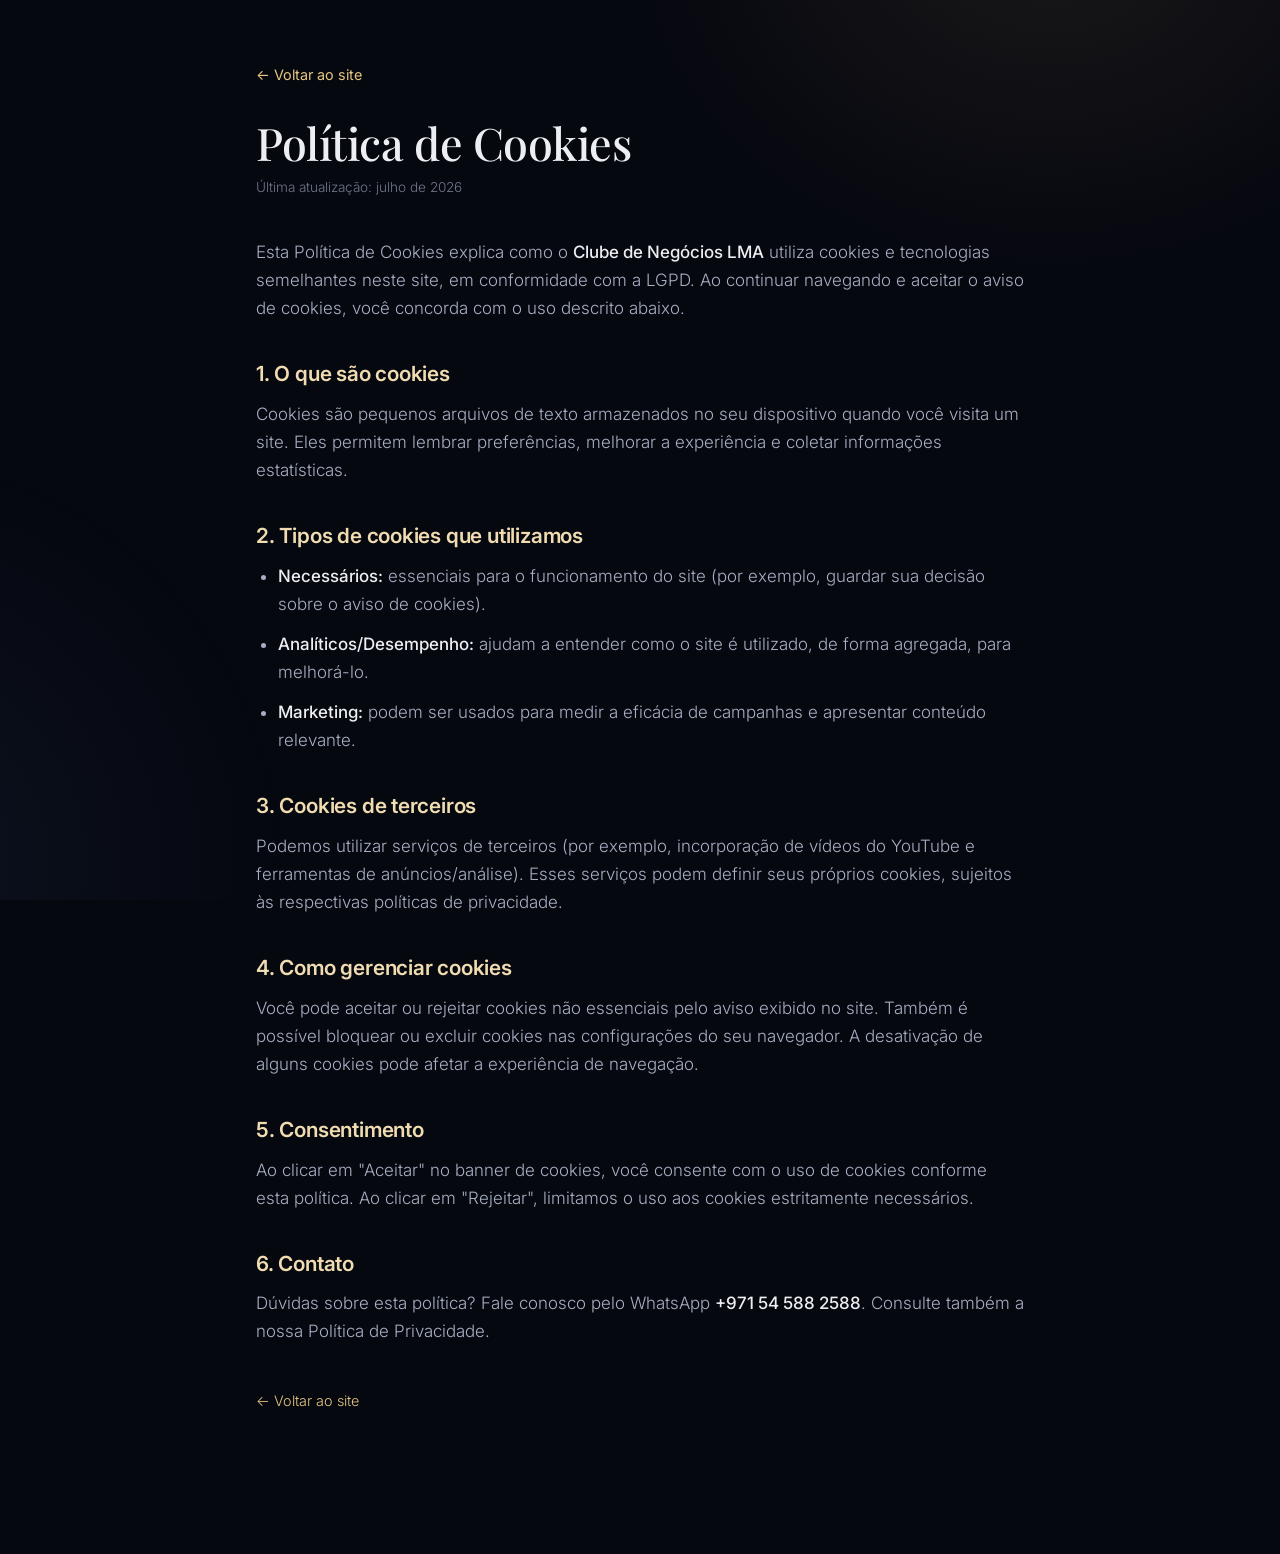
<file: cookies.html>
<!DOCTYPE html>
<html lang="pt-BR">
<head>
<!-- Google Tag Manager -->
<script>(function(w,d,s,l,i){w[l]=w[l]||[];w[l].push({'gtm.start':
new Date().getTime(),event:'gtm.js'});var f=d.getElementsByTagName(s)[0],
j=d.createElement(s),dl=l!='dataLayer'?'&l='+l:'';j.async=true;j.src=
'https://www.googletagmanager.com/gtm.js?id='+i+dl;f.parentNode.insertBefore(j,f);
})(window,document,'script','dataLayer','GTM-NZKVL77R');</script>
<!-- End Google Tag Manager -->
<meta charset="UTF-8">
<meta name="viewport" content="width=device-width, initial-scale=1.0">
<title>Política de Cookies | Clube de Negócios LMA</title>
<meta name="description" content="Política de Cookies do Clube de Negócios LMA: o que são cookies, quais utilizamos e como gerenciar suas preferências.">
<meta name="robots" content="index, follow">
<link rel="canonical" href="https://abrasuaempresaemdubai.com/cookies.html">
<link rel="icon" href="assets/favicon-logo.svg">
<link rel="preconnect" href="https://fonts.googleapis.com">
<link rel="preconnect" href="https://fonts.gstatic.com" crossorigin>
<link href="https://fonts.googleapis.com/css2?family=Inter:wght@300;400;500;600&family=Playfair+Display:wght@500&display=swap" rel="stylesheet">
<link rel="stylesheet" href="styles.css?v=14">
</head>
<body>
<!-- Google Tag Manager (noscript) -->
<noscript><iframe src="https://www.googletagmanager.com/ns.html?id=GTM-NZKVL77R"
height="0" width="0" style="display:none;visibility:hidden"></iframe></noscript>
<!-- End Google Tag Manager (noscript) -->
<main class="legal">
  <a class="back" href="index.html">← Voltar ao site</a>
  <h1>Política de Cookies</h1>
  <p class="updated">Última atualização: julho de 2026</p>

  <p>Esta Política de Cookies explica como o <strong>Clube de Negócios LMA</strong> utiliza cookies e tecnologias semelhantes neste site, em conformidade com a LGPD. Ao continuar navegando e aceitar o aviso de cookies, você concorda com o uso descrito abaixo.</p>

  <h2>1. O que são cookies</h2>
  <p>Cookies são pequenos arquivos de texto armazenados no seu dispositivo quando você visita um site. Eles permitem lembrar preferências, melhorar a experiência e coletar informações estatísticas.</p>

  <h2>2. Tipos de cookies que utilizamos</h2>
  <ul>
    <li><strong>Necessários:</strong> essenciais para o funcionamento do site (por exemplo, guardar sua decisão sobre o aviso de cookies).</li>
    <li><strong>Analíticos/Desempenho:</strong> ajudam a entender como o site é utilizado, de forma agregada, para melhorá-lo.</li>
    <li><strong>Marketing:</strong> podem ser usados para medir a eficácia de campanhas e apresentar conteúdo relevante.</li>
  </ul>

  <h2>3. Cookies de terceiros</h2>
  <p>Podemos utilizar serviços de terceiros (por exemplo, incorporação de vídeos do YouTube e ferramentas de anúncios/análise). Esses serviços podem definir seus próprios cookies, sujeitos às respectivas políticas de privacidade.</p>

  <h2>4. Como gerenciar cookies</h2>
  <p>Você pode aceitar ou rejeitar cookies não essenciais pelo aviso exibido no site. Também é possível bloquear ou excluir cookies nas configurações do seu navegador. A desativação de alguns cookies pode afetar a experiência de navegação.</p>

  <h2>5. Consentimento</h2>
  <p>Ao clicar em "Aceitar" no banner de cookies, você consente com o uso de cookies conforme esta política. Ao clicar em "Rejeitar", limitamos o uso aos cookies estritamente necessários.</p>

  <h2>6. Contato</h2>
  <p>Dúvidas sobre esta política? Fale conosco pelo WhatsApp <strong>+971 54 588 2588</strong>. Consulte também a nossa <a href="privacidade.html">Política de Privacidade</a>.</p>

  <p style="margin-top:40px"><a class="back" href="index.html">← Voltar ao site</a></p>
</main>
</body>
</html>
</file>
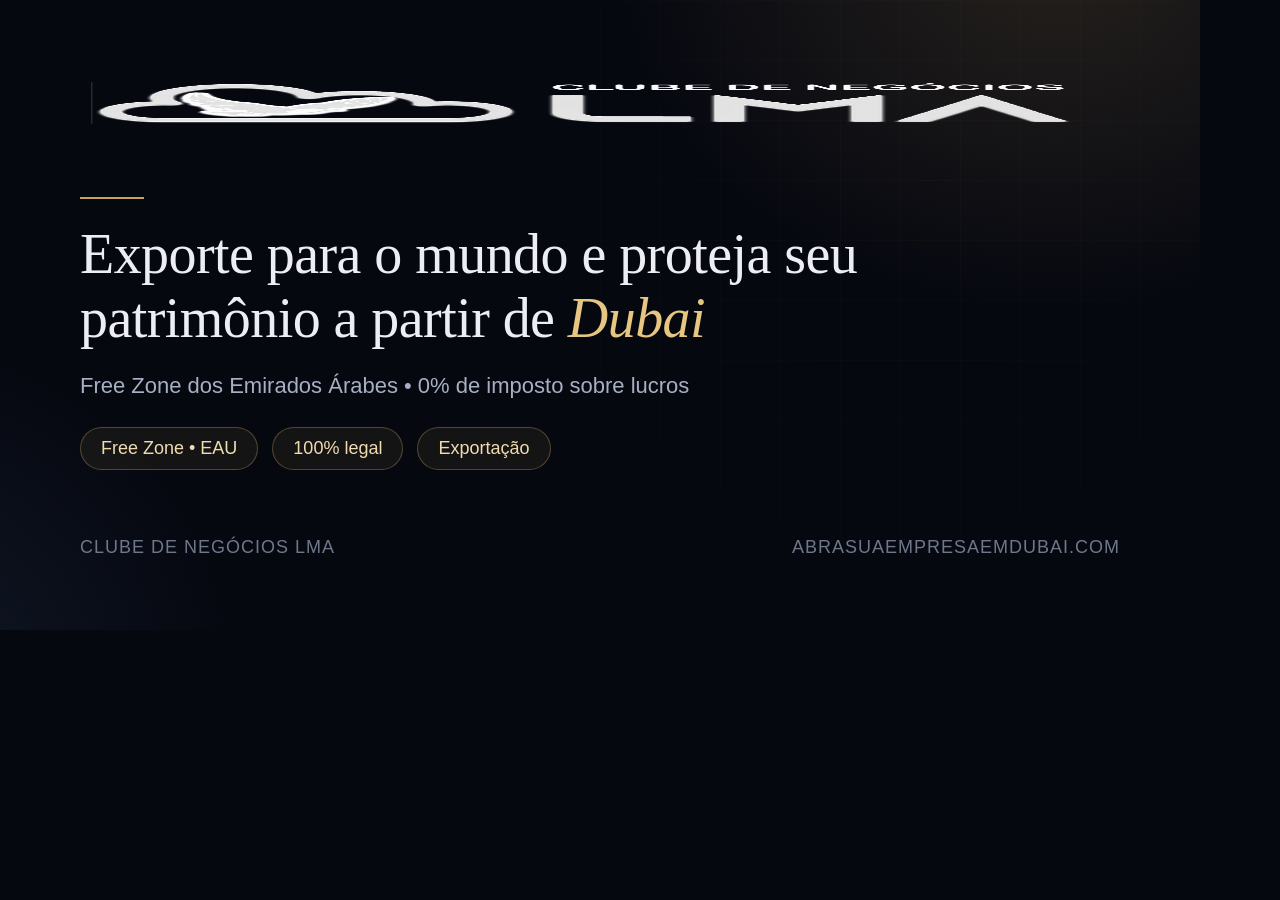
<file: og-card.html>
<!DOCTYPE html>
<html lang="pt-BR">
<head>
<meta charset="UTF-8">
<style>
  @font-face {
    font-family: 'Playfair Display';
    src: local('Playfair Display');
  }
  * { margin: 0; padding: 0; box-sizing: border-box; }
  html, body { width: 1200px; height: 630px; overflow: hidden; }
  body {
    font-family: 'Inter', -apple-system, BlinkMacSystemFont, 'Segoe UI', sans-serif;
    background: #060810;
    position: relative;
    color: #edeef4;
  }
  .bg-glow {
    position: absolute; inset: 0;
    background:
      radial-gradient(760px 620px at 88% -8%, rgba(201,161,94,0.16), transparent 58%),
      radial-gradient(600px 600px at -10% 110%, rgba(91,143,208,0.12), transparent 60%);
  }
  .bg-lines {
    position: absolute; inset: 0; opacity: .5;
    background-image: linear-gradient(rgba(201,161,94,0.06) 1px, transparent 1px), linear-gradient(90deg, rgba(201,161,94,0.06) 1px, transparent 1px);
    background-size: 60px 60px;
    mask-image: radial-gradient(circle at 75% 30%, #000 0%, transparent 70%);
  }
  .content {
    position: relative; z-index: 2;
    padding: 72px 80px;
    height: 100%;
    display: flex; flex-direction: column; justify-content: space-between;
  }
  .logo { height: 58px; }
  .headline {
    font-family: 'Playfair Display', Georgia, serif;
    font-weight: 500;
    font-size: 56px;
    line-height: 1.14;
    letter-spacing: -0.01em;
    max-width: 920px;
  }
  .gold { color: #e6c680; font-style: italic; }
  .sub {
    font-size: 22px;
    font-weight: 300;
    color: #a7afc2;
    margin-top: 22px;
    max-width: 760px;
  }
  .badges { display: flex; gap: 14px; margin-top: 8px; }
  .badge {
    display: inline-flex; align-items: center; gap: 8px;
    border: 1px solid rgba(201,161,94,0.35);
    background: rgba(201,161,94,0.08);
    color: #f0dcb0;
    font-size: 18px; font-weight: 500;
    padding: 10px 20px;
    border-radius: 999px;
  }
  .footer-row { display: flex; justify-content: space-between; align-items: flex-end; }
  .brandline { font-size: 18px; color: #6f778b; letter-spacing: 1px; text-transform: uppercase; font-weight: 500; }
  .hairline { width: 64px; height: 2px; background: #c9a15e; margin-bottom: 24px; }
</style>
</head>
<body>
  <div class="bg-glow"></div>
  <div class="bg-lines"></div>
  <div class="content">
    <img class="logo" src="assets/logo-white.png" alt="">
    <div>
      <div class="hairline"></div>
      <div class="headline">Exporte para o mundo e proteja seu patrimônio a partir de <span class="gold">Dubai</span></div>
      <div class="sub">Free Zone dos Emirados Árabes • 0% de imposto sobre lucros</div>
      <div class="badges" style="margin-top:28px">
        <span class="badge">Free Zone • EAU</span>
        <span class="badge">100% legal</span>
        <span class="badge">Exportação</span>
      </div>
    </div>
    <div class="footer-row">
      <span class="brandline">Clube de Negócios LMA</span>
      <span class="brandline">abrasuaempresaemdubai.com</span>
    </div>
  </div>
</body>
</html>
</file>
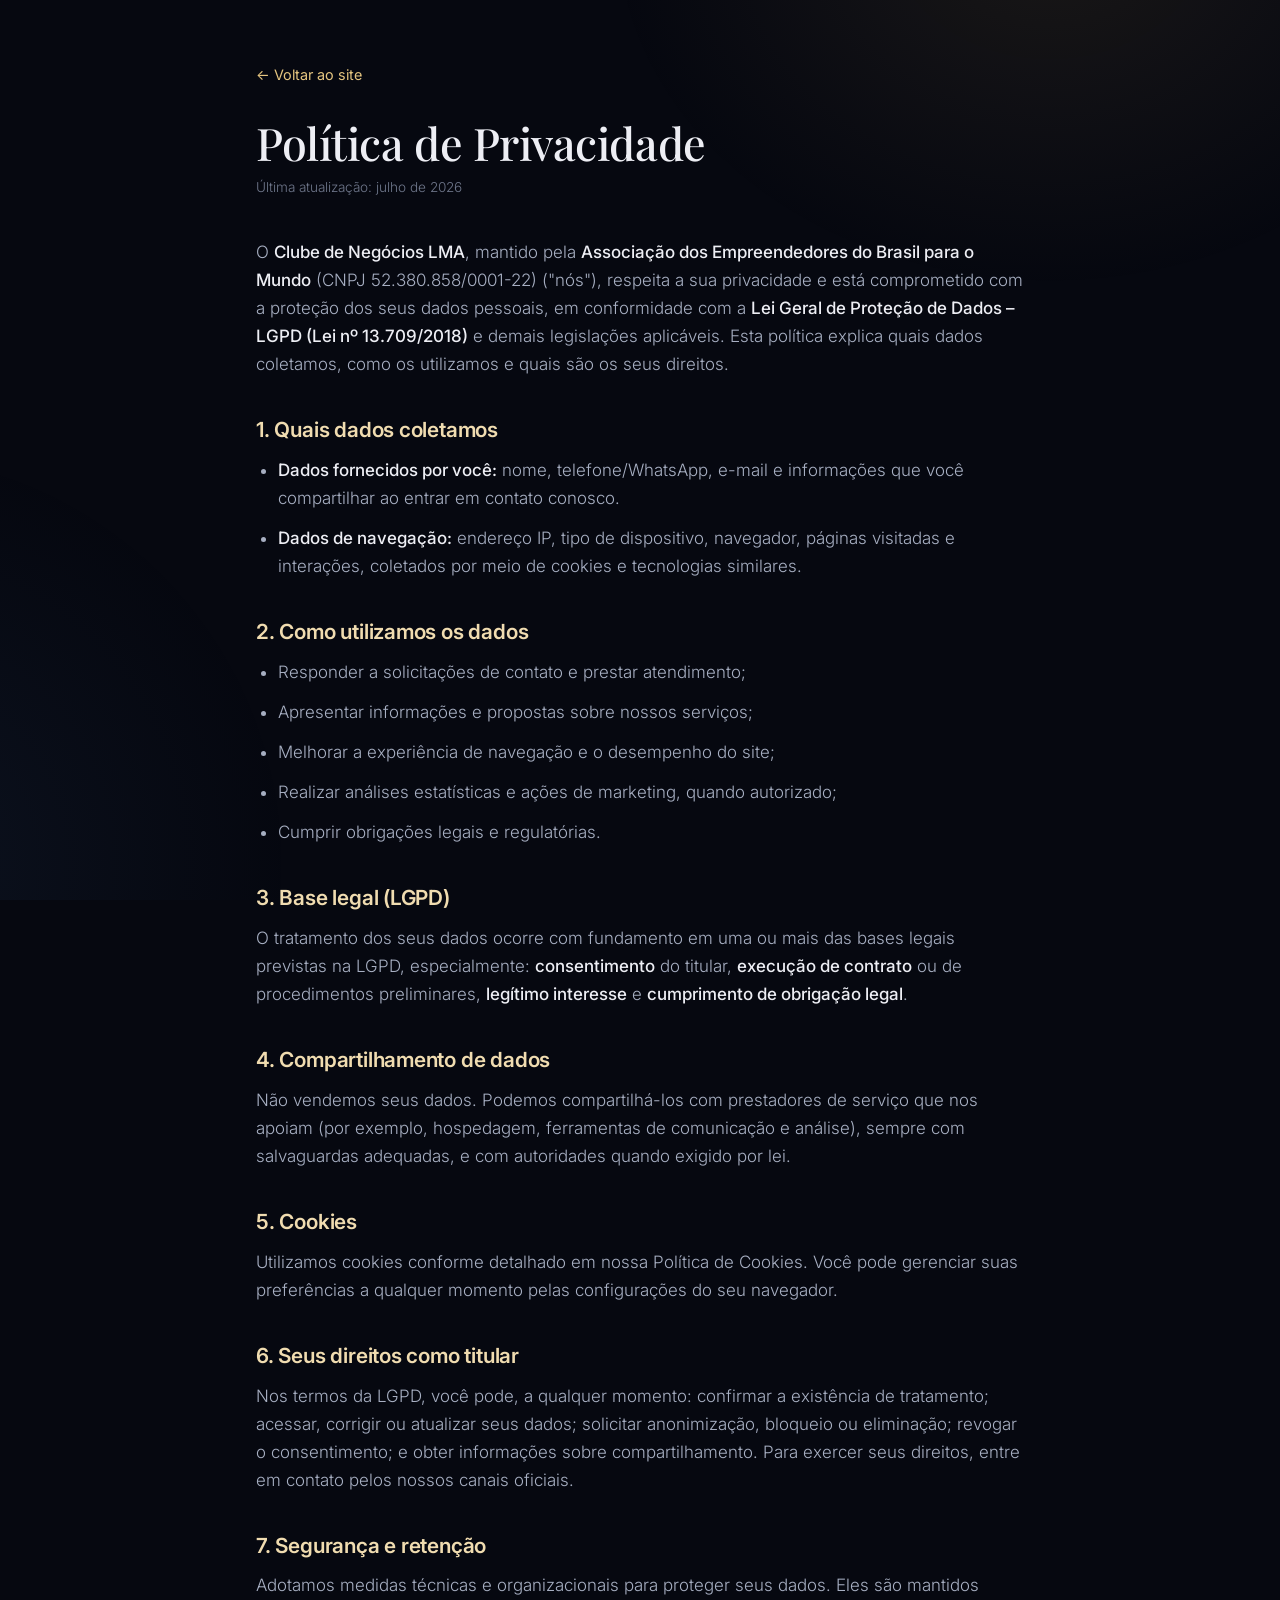
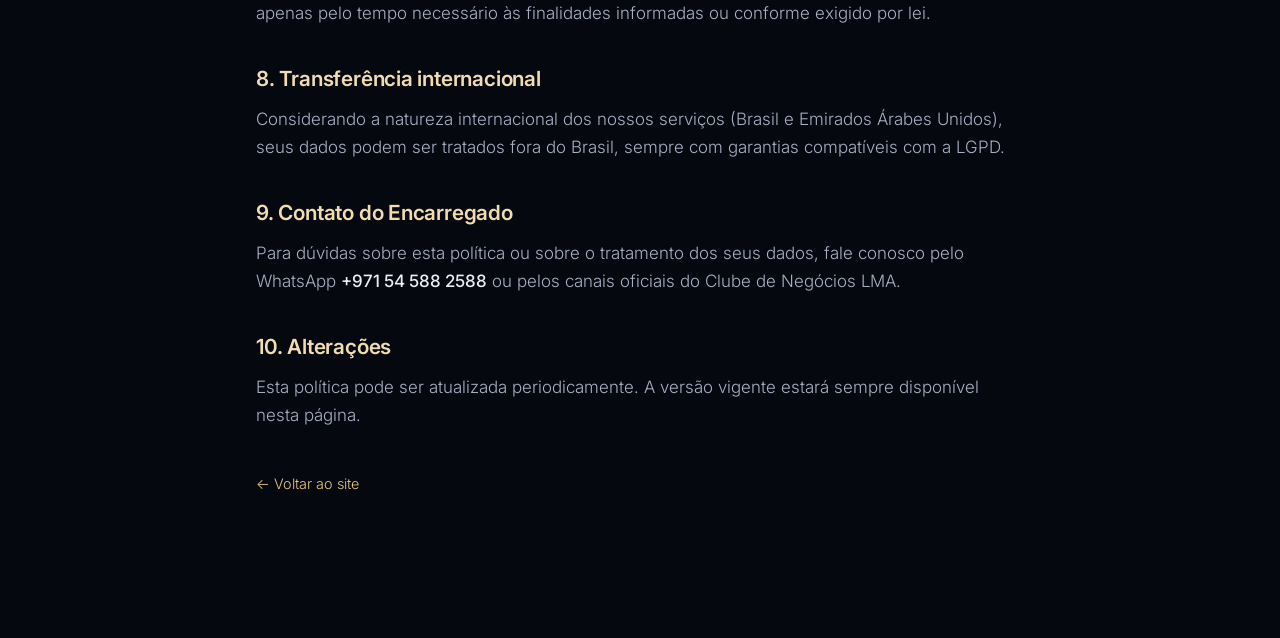
<file: privacidade.html>
<!DOCTYPE html>
<html lang="pt-BR">
<head>
<!-- Google Tag Manager -->
<script>(function(w,d,s,l,i){w[l]=w[l]||[];w[l].push({'gtm.start':
new Date().getTime(),event:'gtm.js'});var f=d.getElementsByTagName(s)[0],
j=d.createElement(s),dl=l!='dataLayer'?'&l='+l:'';j.async=true;j.src=
'https://www.googletagmanager.com/gtm.js?id='+i+dl;f.parentNode.insertBefore(j,f);
})(window,document,'script','dataLayer','GTM-NZKVL77R');</script>
<!-- End Google Tag Manager -->
<meta charset="UTF-8">
<meta name="viewport" content="width=device-width, initial-scale=1.0">
<title>Política de Privacidade e LGPD | Clube de Negócios LMA</title>
<meta name="description" content="Política de Privacidade do Clube de Negócios LMA, em conformidade com a LGPD (Lei nº 13.709/2018). Saiba como tratamos seus dados pessoais.">
<meta name="robots" content="index, follow">
<link rel="canonical" href="https://abrasuaempresaemdubai.com/privacidade.html">
<link rel="icon" href="assets/favicon-logo.svg">
<link rel="preconnect" href="https://fonts.googleapis.com">
<link rel="preconnect" href="https://fonts.gstatic.com" crossorigin>
<link href="https://fonts.googleapis.com/css2?family=Inter:wght@300;400;500;600&family=Playfair+Display:wght@500&display=swap" rel="stylesheet">
<link rel="stylesheet" href="styles.css?v=14">
</head>
<body>
<!-- Google Tag Manager (noscript) -->
<noscript><iframe src="https://www.googletagmanager.com/ns.html?id=GTM-NZKVL77R"
height="0" width="0" style="display:none;visibility:hidden"></iframe></noscript>
<!-- End Google Tag Manager (noscript) -->
<main class="legal">
  <a class="back" href="index.html">← Voltar ao site</a>
  <h1>Política de Privacidade</h1>
  <p class="updated">Última atualização: julho de 2026</p>

  <p>O <strong>Clube de Negócios LMA</strong>, mantido pela <strong>Associação dos Empreendedores do Brasil para o Mundo</strong> (CNPJ 52.380.858/0001-22) ("nós"), respeita a sua privacidade e está comprometido com a proteção dos seus dados pessoais, em conformidade com a <strong>Lei Geral de Proteção de Dados – LGPD (Lei nº 13.709/2018)</strong> e demais legislações aplicáveis. Esta política explica quais dados coletamos, como os utilizamos e quais são os seus direitos.</p>

  <h2>1. Quais dados coletamos</h2>
  <ul>
    <li><strong>Dados fornecidos por você:</strong> nome, telefone/WhatsApp, e-mail e informações que você compartilhar ao entrar em contato conosco.</li>
    <li><strong>Dados de navegação:</strong> endereço IP, tipo de dispositivo, navegador, páginas visitadas e interações, coletados por meio de cookies e tecnologias similares.</li>
  </ul>

  <h2>2. Como utilizamos os dados</h2>
  <ul>
    <li>Responder a solicitações de contato e prestar atendimento;</li>
    <li>Apresentar informações e propostas sobre nossos serviços;</li>
    <li>Melhorar a experiência de navegação e o desempenho do site;</li>
    <li>Realizar análises estatísticas e ações de marketing, quando autorizado;</li>
    <li>Cumprir obrigações legais e regulatórias.</li>
  </ul>

  <h2 id="lgpd">3. Base legal (LGPD)</h2>
  <p>O tratamento dos seus dados ocorre com fundamento em uma ou mais das bases legais previstas na LGPD, especialmente: <strong>consentimento</strong> do titular, <strong>execução de contrato</strong> ou de procedimentos preliminares, <strong>legítimo interesse</strong> e <strong>cumprimento de obrigação legal</strong>.</p>

  <h2>4. Compartilhamento de dados</h2>
  <p>Não vendemos seus dados. Podemos compartilhá-los com prestadores de serviço que nos apoiam (por exemplo, hospedagem, ferramentas de comunicação e análise), sempre com salvaguardas adequadas, e com autoridades quando exigido por lei.</p>

  <h2>5. Cookies</h2>
  <p>Utilizamos cookies conforme detalhado em nossa <a href="cookies.html">Política de Cookies</a>. Você pode gerenciar suas preferências a qualquer momento pelas configurações do seu navegador.</p>

  <h2>6. Seus direitos como titular</h2>
  <p>Nos termos da LGPD, você pode, a qualquer momento: confirmar a existência de tratamento; acessar, corrigir ou atualizar seus dados; solicitar anonimização, bloqueio ou eliminação; revogar o consentimento; e obter informações sobre compartilhamento. Para exercer seus direitos, entre em contato pelos nossos canais oficiais.</p>

  <h2>7. Segurança e retenção</h2>
  <p>Adotamos medidas técnicas e organizacionais para proteger seus dados. Eles são mantidos apenas pelo tempo necessário às finalidades informadas ou conforme exigido por lei.</p>

  <h2>8. Transferência internacional</h2>
  <p>Considerando a natureza internacional dos nossos serviços (Brasil e Emirados Árabes Unidos), seus dados podem ser tratados fora do Brasil, sempre com garantias compatíveis com a LGPD.</p>

  <h2>9. Contato do Encarregado</h2>
  <p>Para dúvidas sobre esta política ou sobre o tratamento dos seus dados, fale conosco pelo WhatsApp <strong>+971 54 588 2588</strong> ou pelos canais oficiais do Clube de Negócios LMA.</p>

  <h2>10. Alterações</h2>
  <p>Esta política pode ser atualizada periodicamente. A versão vigente estará sempre disponível nesta página.</p>

  <p style="margin-top:40px"><a class="back" href="index.html">← Voltar ao site</a></p>
</main>
</body>
</html>
</file>
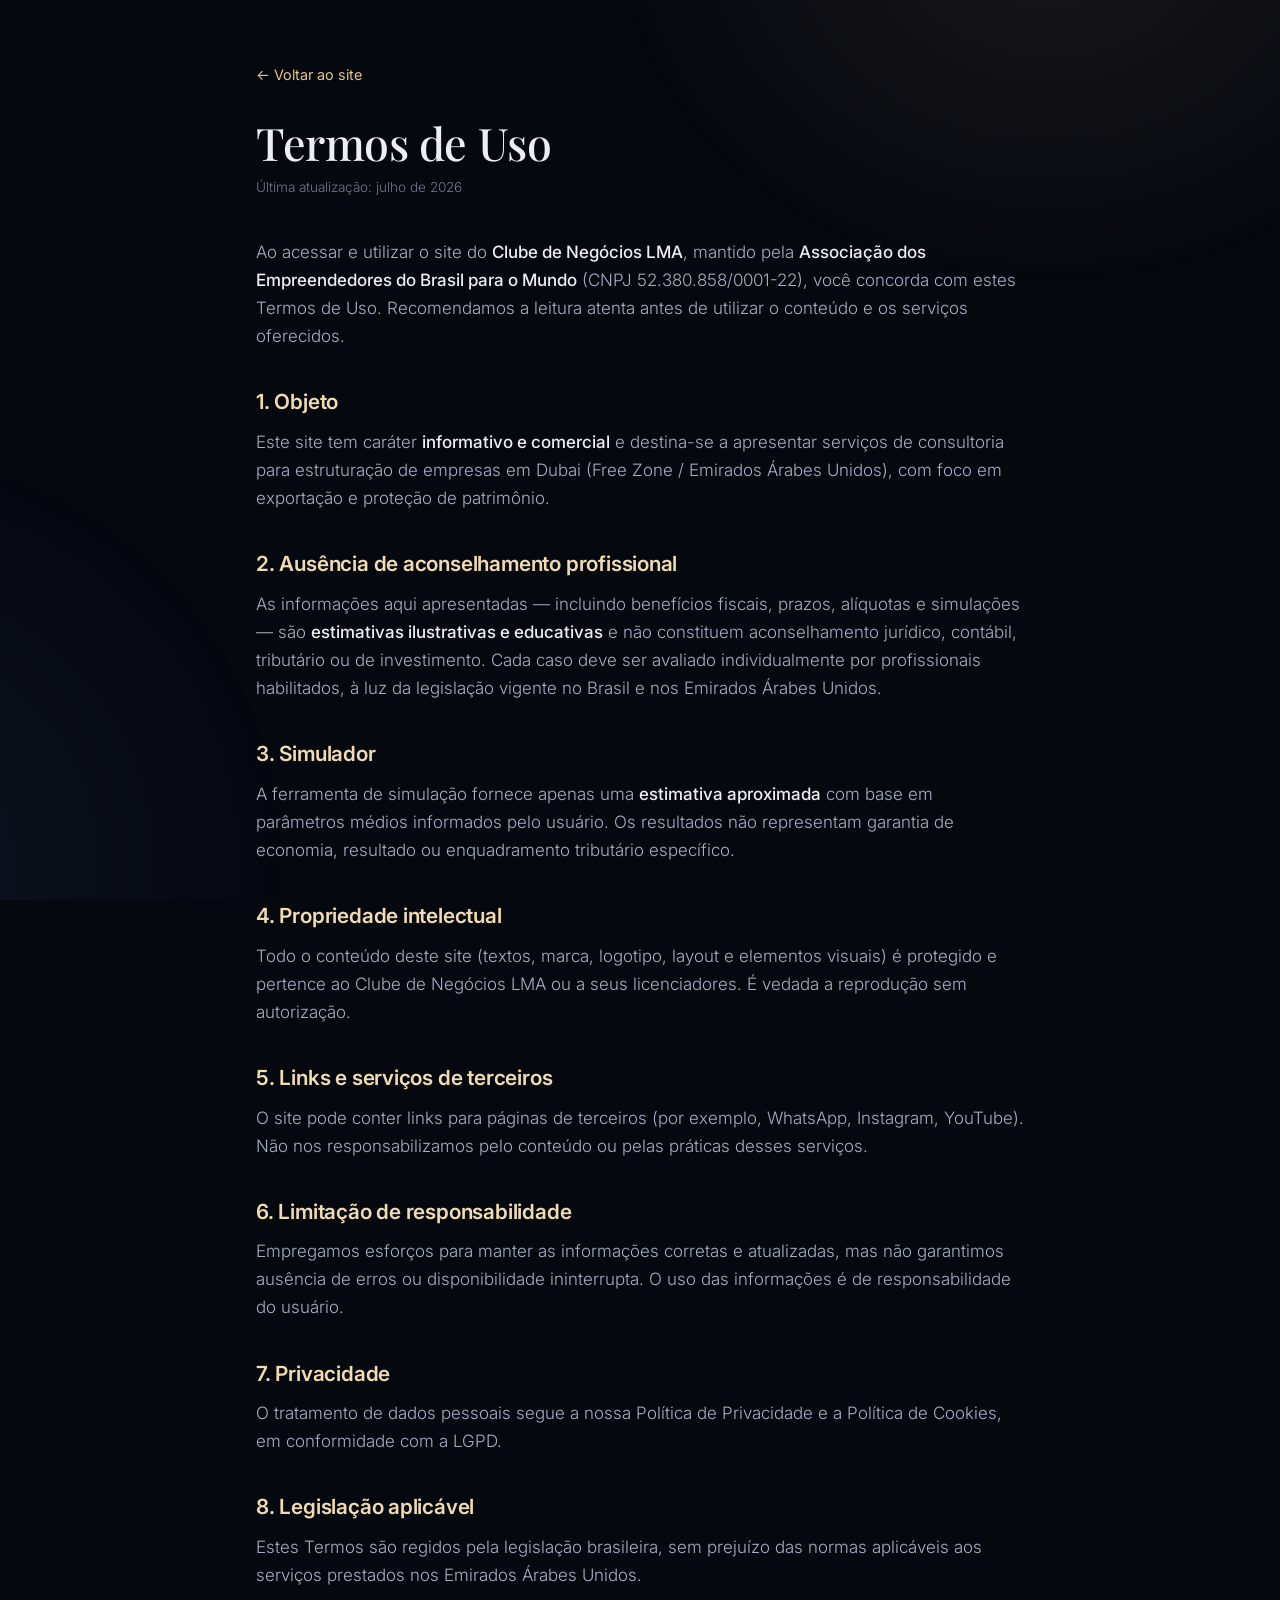
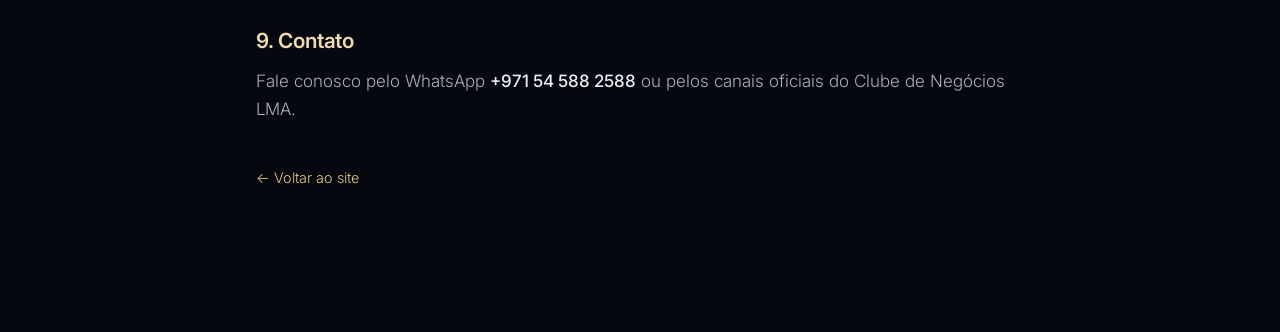
<file: termos.html>
<!DOCTYPE html>
<html lang="pt-BR">
<head>
<!-- Google Tag Manager -->
<script>(function(w,d,s,l,i){w[l]=w[l]||[];w[l].push({'gtm.start':
new Date().getTime(),event:'gtm.js'});var f=d.getElementsByTagName(s)[0],
j=d.createElement(s),dl=l!='dataLayer'?'&l='+l:'';j.async=true;j.src=
'https://www.googletagmanager.com/gtm.js?id='+i+dl;f.parentNode.insertBefore(j,f);
})(window,document,'script','dataLayer','GTM-NZKVL77R');</script>
<!-- End Google Tag Manager -->
<meta charset="UTF-8">
<meta name="viewport" content="width=device-width, initial-scale=1.0">
<title>Termos de Uso | Clube de Negócios LMA</title>
<meta name="description" content="Termos de Uso do site do Clube de Negócios LMA. Condições para utilização do conteúdo e dos serviços informativos.">
<meta name="robots" content="index, follow">
<link rel="canonical" href="https://abrasuaempresaemdubai.com/termos.html">
<link rel="icon" href="assets/favicon-logo.svg">
<link rel="preconnect" href="https://fonts.googleapis.com">
<link rel="preconnect" href="https://fonts.gstatic.com" crossorigin>
<link href="https://fonts.googleapis.com/css2?family=Inter:wght@300;400;500;600&family=Playfair+Display:wght@500&display=swap" rel="stylesheet">
<link rel="stylesheet" href="styles.css?v=14">
</head>
<body>
<!-- Google Tag Manager (noscript) -->
<noscript><iframe src="https://www.googletagmanager.com/ns.html?id=GTM-NZKVL77R"
height="0" width="0" style="display:none;visibility:hidden"></iframe></noscript>
<!-- End Google Tag Manager (noscript) -->
<main class="legal">
  <a class="back" href="index.html">← Voltar ao site</a>
  <h1>Termos de Uso</h1>
  <p class="updated">Última atualização: julho de 2026</p>

  <p>Ao acessar e utilizar o site do <strong>Clube de Negócios LMA</strong>, mantido pela <strong>Associação dos Empreendedores do Brasil para o Mundo</strong> (CNPJ 52.380.858/0001-22), você concorda com estes Termos de Uso. Recomendamos a leitura atenta antes de utilizar o conteúdo e os serviços oferecidos.</p>

  <h2>1. Objeto</h2>
  <p>Este site tem caráter <strong>informativo e comercial</strong> e destina-se a apresentar serviços de consultoria para estruturação de empresas em Dubai (Free Zone / Emirados Árabes Unidos), com foco em exportação e proteção de patrimônio.</p>

  <h2>2. Ausência de aconselhamento profissional</h2>
  <p>As informações aqui apresentadas — incluindo benefícios fiscais, prazos, alíquotas e simulações — são <strong>estimativas ilustrativas e educativas</strong> e não constituem aconselhamento jurídico, contábil, tributário ou de investimento. Cada caso deve ser avaliado individualmente por profissionais habilitados, à luz da legislação vigente no Brasil e nos Emirados Árabes Unidos.</p>

  <h2>3. Simulador</h2>
  <p>A ferramenta de simulação fornece apenas uma <strong>estimativa aproximada</strong> com base em parâmetros médios informados pelo usuário. Os resultados não representam garantia de economia, resultado ou enquadramento tributário específico.</p>

  <h2>4. Propriedade intelectual</h2>
  <p>Todo o conteúdo deste site (textos, marca, logotipo, layout e elementos visuais) é protegido e pertence ao Clube de Negócios LMA ou a seus licenciadores. É vedada a reprodução sem autorização.</p>

  <h2>5. Links e serviços de terceiros</h2>
  <p>O site pode conter links para páginas de terceiros (por exemplo, WhatsApp, Instagram, YouTube). Não nos responsabilizamos pelo conteúdo ou pelas práticas desses serviços.</p>

  <h2>6. Limitação de responsabilidade</h2>
  <p>Empregamos esforços para manter as informações corretas e atualizadas, mas não garantimos ausência de erros ou disponibilidade ininterrupta. O uso das informações é de responsabilidade do usuário.</p>

  <h2>7. Privacidade</h2>
  <p>O tratamento de dados pessoais segue a nossa <a href="privacidade.html">Política de Privacidade</a> e a <a href="cookies.html">Política de Cookies</a>, em conformidade com a LGPD.</p>

  <h2>8. Legislação aplicável</h2>
  <p>Estes Termos são regidos pela legislação brasileira, sem prejuízo das normas aplicáveis aos serviços prestados nos Emirados Árabes Unidos.</p>

  <h2>9. Contato</h2>
  <p>Fale conosco pelo WhatsApp <strong>+971 54 588 2588</strong> ou pelos canais oficiais do Clube de Negócios LMA.</p>

  <p style="margin-top:40px"><a class="back" href="index.html">← Voltar ao site</a></p>
</main>
</body>
</html>
</file>
<file: styles.css>
/* ==========================================================================
   Clube de Negócios LMA — Abertura de Empresa em Dubai (Free Zone / EAU)
   Estética premium para público A/B — foco em exportação e proteção de patrimônio.
   ========================================================================== */

:root {
  --bg:        #060810;
  --bg-2:      #0a0d1a;
  --surface:   #0f1428;
  --surface-2: #141a33;
  --gold:      #c9a15e;
  --gold-bright: #e6c680;
  --gold-soft: #f0dcb0;
  --blue:      #5b8fd0;
  --wa:        #25d366;
  --text:      #edeef4;
  --soft:      #a7afc2;
  --muted:     #6f778b;
  --line:      rgba(255, 255, 255, 0.09);
  --line-gold: rgba(201, 161, 94, 0.28);

  --serif: 'Playfair Display', Georgia, 'Times New Roman', serif;
  --sans:  'Inter', -apple-system, BlinkMacSystemFont, 'Segoe UI', sans-serif;

  --maxw: 1200px;
  --header-h: 100px;
  --radius: 16px;
  --shadow: 0 30px 70px -30px rgba(0, 0, 0, 0.8);
  --shadow-gold: 0 24px 60px -26px rgba(201, 161, 94, 0.4);
}

* { margin: 0; padding: 0; box-sizing: border-box; }
html { scroll-behavior: smooth; -webkit-text-size-adjust: 100%; }

body {
  font-family: var(--sans);
  background: var(--bg);
  color: var(--text);
  line-height: 1.65;
  font-size: 17px;
  overflow-x: hidden;
  -webkit-font-smoothing: antialiased;
}
body::before {
  content: '';
  position: fixed; inset: 0; z-index: 0; pointer-events: none;
  background:
    radial-gradient(760px 620px at 82% -8%, rgba(201,161,94,0.10), transparent 58%),
    radial-gradient(700px 700px at -10% 96%, rgba(91,143,208,0.08), transparent 60%);
}

img { max-width: 100%; display: block; }
a { color: inherit; text-decoration: none; }

.container { width: 100%; max-width: var(--maxw); margin-inline: auto; padding-inline: 26px; position: relative; z-index: 2; }
.section { padding: 112px 0; position: relative; z-index: 2; }
.section--tight { padding: 72px 0; }
.narrow { max-width: 760px; }

/* Typography */
h1, h2, h3, h4 { font-weight: 600; line-height: 1.14; letter-spacing: -0.01em; }
.display { font-family: var(--serif); font-weight: 500; letter-spacing: -0.015em; }
.eyebrow {
  display: inline-block;
  font-size: 0.74rem; font-weight: 600; letter-spacing: 3.5px; text-transform: uppercase;
  color: var(--gold); margin-bottom: 22px;
}
.title { font-family: var(--serif); font-weight: 500; font-size: clamp(2rem, 4.4vw, 3.3rem); margin-bottom: 20px; }
.lead { color: var(--soft); font-size: clamp(1.02rem, 1.5vw, 1.18rem); font-weight: 300; max-width: 620px; }
.gold { color: var(--gold-bright); }
.italic { font-style: italic; }
.center { text-align: center; }
.center .lead { margin-inline: auto; }
.hairline { width: 46px; height: 1px; background: var(--gold); opacity: .7; margin-bottom: 26px; }
.center .hairline { margin-inline: auto; }

/* Buttons */
.btn {
  display: inline-flex; align-items: center; justify-content: center; gap: 11px;
  font-family: var(--sans); font-weight: 500; font-size: 0.98rem;
  padding: 15px 30px; border-radius: 999px; border: 1px solid transparent; cursor: pointer;
  transition: transform .3s cubic-bezier(.2,.7,.2,1), box-shadow .3s ease, background .3s ease, border-color .3s ease;
  white-space: nowrap;
}
.btn svg { width: 19px; height: 19px; flex-shrink: 0; }
.btn--wa { background: var(--wa); color: #04220f; box-shadow: 0 16px 40px -16px rgba(37,211,102,0.6); font-weight: 600; }
.btn--wa:hover { transform: translateY(-3px); box-shadow: 0 24px 50px -16px rgba(37,211,102,0.75); }
.btn--gold { background: linear-gradient(120deg, var(--gold-bright), var(--gold)); color: #201603; font-weight: 600; box-shadow: var(--shadow-gold); }
.btn--gold:hover { transform: translateY(-3px); }
.btn--outline { background: transparent; color: var(--text); border-color: var(--line-gold); }
.btn--outline:hover { border-color: var(--gold); color: var(--gold-bright); }
.btn--lg { padding: 18px 38px; font-size: 1.04rem; }
.btn--block { width: 100%; }
.btn-note { font-size: 0.8rem; color: var(--muted); margin-top: 14px; font-weight: 300; }

.pulse { position: relative; }
.pulse::after {
  content: ''; position: absolute; inset: 0; border-radius: 999px;
  box-shadow: 0 0 0 0 rgba(37,211,102,0.5); animation: pulse 2.6s infinite;
}
@keyframes pulse { 70% { box-shadow: 0 0 0 16px rgba(37,211,102,0); } 100% { box-shadow: 0 0 0 0 rgba(37,211,102,0); } }

/* Top urgency bar (discreet, premium) */
.topbar {
  background: linear-gradient(90deg, rgba(201,161,94,0.14), rgba(201,161,94,0.06));
  border-bottom: 1px solid var(--line-gold);
  color: var(--gold-soft);
  text-align: center; font-size: 0.82rem; font-weight: 400; letter-spacing: .2px;
  padding: 9px 16px; position: relative; z-index: 60;
}
.topbar strong { color: var(--gold-bright); font-weight: 600; }

/* Header */
.header {
  position: sticky; top: 0; z-index: 50;
  background: transparent; backdrop-filter: none;
  border-bottom: 1px solid transparent; transition: background .35s ease, backdrop-filter .35s ease, border-color .35s ease;
}
.header.scrolled { background: rgba(6,8,16,0.5); backdrop-filter: blur(18px); border-bottom-color: var(--line); }
.header .container { display: flex; align-items: center; justify-content: space-between; padding-block: 15px; }
.brand { display: flex; align-items: center; gap: 13px; }
.brand-logo { height: 50px; width: auto; }
.brand b { font-size: 0.98rem; font-weight: 600; letter-spacing: 1.5px; }
.brand span { display: block; font-size: 0.6rem; letter-spacing: 3px; color: var(--muted); text-transform: uppercase; }
.nav { display: flex; align-items: center; gap: 30px; }
.nav a.navlink { font-size: 0.9rem; color: var(--soft); font-weight: 400; transition: color .2s; }
.nav a.navlink:hover { color: var(--gold-bright); }
.header .btn { padding: 11px 22px; font-size: 0.9rem; }

/* Hero */
.hero { position: relative; margin-top: calc(-1 * var(--header-h)); padding: calc(88px + var(--header-h)) 0 100px; overflow: hidden; }
.hero-bg { position: absolute; inset: 0; z-index: 0; }
.hero-video { position: absolute; inset: 0; width: 100%; height: 100%; object-fit: cover; opacity: 0.20; z-index: 0; filter: saturate(1.05); }
.hero-bg::before {
  content: ''; position: absolute; inset: 0; z-index: 1;
  background:
    radial-gradient(1100px 520px at 72% 8%, rgba(91,143,208,0.16), transparent 60%),
    linear-gradient(180deg, rgba(6,8,16,0.55) 0%, rgba(6,8,16,0.35) 35%, var(--bg) 100%);
}
.hero-lines {
  position: absolute; inset: 0; z-index: 0; opacity: .4;
  background-image: linear-gradient(rgba(201,161,94,0.05) 1px, transparent 1px), linear-gradient(90deg, rgba(201,161,94,0.05) 1px, transparent 1px);
  background-size: 72px 72px;
  mask-image: radial-gradient(circle at 60% 20%, #000, transparent 72%);
}
.hero .container { position: relative; z-index: 3; max-width: 940px; text-align: center; }
.hero h1 { font-family: var(--serif); font-weight: 500; font-size: clamp(2.4rem, 6vw, 4.4rem); margin-bottom: 26px; letter-spacing: -0.02em; }
.hero .lead { font-size: clamp(1.05rem, 1.8vw, 1.3rem); margin: 0 auto 38px; max-width: 660px; }
.hero-cta { display: flex; flex-wrap: wrap; gap: 16px; justify-content: center; }
.hero-trust { display: flex; flex-wrap: wrap; gap: 14px 34px; justify-content: center; margin-top: 44px; color: var(--muted); font-size: 0.86rem; font-weight: 300; }
.hero-trust span { display: inline-flex; align-items: center; gap: 8px; }
.hero-trust svg { width: 16px; height: 16px; color: var(--gold); }

/* Marquee / trust logos */
.strip { border-block: 1px solid var(--line); background: rgba(255,255,255,0.012); }
.strip .container { display: flex; flex-wrap: wrap; justify-content: center; gap: 26px 64px; padding-block: 34px; text-align: center; }
.strip-item b { display: block; font-family: var(--serif); font-size: 1.9rem; color: var(--gold-bright); font-weight: 500; }
.strip-item span { font-size: 0.8rem; color: var(--muted); letter-spacing: .3px; }

/* Pillars */
.pillars { display: grid; grid-template-columns: repeat(3, 1fr); gap: 1px; background: var(--line); border: 1px solid var(--line); border-radius: var(--radius); overflow: hidden; }
.pillar { background: var(--bg); padding: 40px 34px; transition: background .35s ease; }
.pillar:hover { background: var(--surface); }
.pillar .p-ico { width: 46px; height: 46px; margin-bottom: 22px; color: var(--gold); }
.pillar .p-ico svg { width: 100%; height: 100%; stroke-width: 1.3; }
.pillar h3 { font-size: 1.18rem; margin-bottom: 10px; font-weight: 600; }
.pillar p { color: var(--soft); font-size: 0.95rem; font-weight: 300; }
.pillar.feature { position: relative; }
.pillar.feature::before { content: 'Nosso foco'; position: absolute; top: 22px; right: 24px; font-size: 0.62rem; letter-spacing: 2px; text-transform: uppercase; color: var(--gold); border: 1px solid var(--line-gold); padding: 3px 9px; border-radius: 999px; }

/* Split / feature rows */
.split { display: grid; grid-template-columns: 1fr 1fr; gap: 64px; align-items: center; }
.feature-list { list-style: none; display: grid; gap: 18px; margin-top: 30px; }
.feature-list li { display: flex; gap: 15px; align-items: flex-start; color: var(--soft); font-weight: 300; }
.feature-list .ck { flex-shrink: 0; width: 24px; height: 24px; margin-top: 2px; border-radius: 50%; border: 1px solid var(--line-gold); display: grid; place-items: center; color: var(--gold); }
.feature-list .ck svg { width: 13px; height: 13px; }
.feature-list b { color: var(--text); font-weight: 500; }
.figure-card {
  background: linear-gradient(160deg, var(--surface), var(--bg-2));
  border: 1px solid var(--line); border-radius: 22px; padding: 40px; box-shadow: var(--shadow);
}

/* ===================== Interactive Map (real world map) ===================== */
.map-wrap { border: 1px solid var(--line); border-radius: 24px; background: linear-gradient(160deg, var(--surface), var(--bg-2)); overflow: hidden; box-shadow: var(--shadow); }
.map-grid { display: grid; grid-template-columns: 1.55fr 1fr; }
.map-stage { position: relative; min-height: 480px; overflow: hidden; background: radial-gradient(120% 100% at 50% 34%, #16234b 0%, #0c1430 45%, #070b1c 82%); }
.map-real-holder, .map-overlay { position: absolute; inset: 0; width: 100%; height: 100%; }
.map-real-holder { padding: 18px; }
.map-real { width: 100%; height: 100%; display: block; }
.map-real path { fill: #33447a; stroke: #0e1836; stroke-width: 0.5; vector-effect: non-scaling-stroke; transition: fill .35s ease; }
.map-real path.rg-active { fill: var(--gold-bright); }
.map-overlay { pointer-events: none; overflow: visible; }
.map-overlay .ov-route { stroke: var(--gold); fill: none; stroke-width: 1.1; stroke-dasharray: 3 4; opacity: 0; transition: opacity .4s ease; }
.map-overlay .ov-route.on { opacity: .75; animation: dash 16s linear infinite; }
@keyframes dash { to { stroke-dashoffset: -300; } }
.map-overlay .ov-hub .hub-dot { fill: var(--gold-bright); }
.map-overlay .ov-hub .hub-ring { fill: none; stroke: var(--gold); opacity: .5; }
.map-overlay .ov-hub text { fill: var(--gold-bright); font: 600 12px var(--sans); paint-order: stroke; stroke: #06081a; stroke-width: 3px; }
.map-marker { pointer-events: auto; cursor: pointer; -webkit-tap-highlight-color: transparent; }
.map-marker:focus { outline: none; }
.map-marker:focus-visible .m-halo { opacity: 1; }
.map-real path { outline: none; }
.map-marker .m-dot { fill: var(--blue); transition: fill .25s ease, r .25s ease; }
.map-marker:hover .m-dot, .map-marker.active .m-dot { fill: var(--gold-bright); r: 6; }
.map-marker .m-halo { fill: none; stroke: var(--gold); opacity: 0; transition: opacity .25s ease; }
.map-marker.active .m-halo { opacity: 1; }
.map-marker text { fill: var(--text); font: 500 12px var(--sans); pointer-events: none; paint-order: stroke; stroke: #06081a; stroke-width: 3.5px; }
.map-loading { position: absolute; inset: 0; display: grid; place-items: center; color: var(--muted); font-size: 0.85rem; font-weight: 300; }
.map-loading.hide { opacity: 0; visibility: hidden; transition: opacity .4s; }
.map-info { padding: 40px 38px; border-left: 1px solid var(--line); display: flex; flex-direction: column; }
.map-info .eyebrow { margin-bottom: 12px; }
.map-chips { display: flex; flex-wrap: wrap; gap: 8px; margin-bottom: 22px; }
.map-chips button { background: rgba(255,255,255,0.04); border: 1px solid var(--line); color: var(--soft); padding: 8px 14px; border-radius: 999px; font-family: var(--sans); font-size: 0.82rem; cursor: pointer; transition: all .2s; -webkit-tap-highlight-color: transparent; }
.map-chips button:hover { border-color: var(--gold); color: var(--text); }
.map-chips button.active { background: rgba(201,161,94,0.14); border-color: var(--gold); color: var(--gold-bright); }
.map-info h3 { font-family: var(--serif); font-weight: 500; font-size: 1.9rem; margin-bottom: 8px; transition: opacity .25s; }
.map-info p { color: var(--soft); font-weight: 300; font-size: 0.96rem; margin-bottom: 22px; }
.map-stats { display: grid; grid-template-columns: 1fr 1fr; gap: 16px; margin-bottom: 26px; }
.map-stat { border: 1px solid var(--line); border-radius: 12px; padding: 15px; }
.map-stat b { display: block; font-family: var(--serif); font-size: 1.5rem; color: var(--gold-bright); font-weight: 500; }
.map-stat span { font-size: 0.76rem; color: var(--muted); }
.map-foot { margin-top: auto; display: flex; align-items: center; justify-content: space-between; gap: 12px; padding-top: 20px; }
.map-hint { font-size: 0.78rem; color: var(--muted); font-weight: 300; }
.map-sound { background: rgba(255,255,255,0.04); border: 1px solid var(--line); color: var(--soft); border-radius: 999px; padding: 7px 14px; font-family: var(--sans); font-size: 0.78rem; cursor: pointer; transition: all .2s; white-space: nowrap; }
.map-sound:hover { border-color: var(--gold); color: var(--gold-bright); }
.map-sound.muted { opacity: .55; }


/* ===================== Simulator ===================== */
.sim { display: grid; grid-template-columns: 1fr 1fr; gap: 0; border: 1px solid var(--line); border-radius: 24px; overflow: hidden; box-shadow: var(--shadow); }
.sim-form { padding: 46px 42px; background: linear-gradient(160deg, var(--surface), var(--bg-2)); }
.sim-result { padding: 46px 42px; background: linear-gradient(160deg, rgba(201,161,94,0.09), rgba(201,161,94,0.02)); border-left: 1px solid var(--line-gold); display: flex; flex-direction: column; }
.sim-field { margin-bottom: 26px; }
.sim-field label { display: block; font-size: 0.85rem; color: var(--soft); margin-bottom: 10px; font-weight: 400; }
.sim-field label b { color: var(--gold-bright); font-weight: 600; }
.sim-input { position: relative; }
.sim-input .pre { position: absolute; left: 16px; top: 50%; transform: translateY(-50%); color: var(--muted); font-size: 0.95rem; }
.sim-field input[type=text] {
  width: 100%; background: var(--bg); border: 1px solid var(--line); border-radius: 12px;
  padding: 15px 16px 15px 44px; color: var(--text); font-family: var(--sans); font-size: 1.1rem; font-weight: 500;
  transition: border-color .2s;
}
.sim-field input[type=text]:focus { outline: none; border-color: var(--gold); }
.sim-field input[type=range] { width: 100%; accent-color: var(--gold); margin-top: 6px; }
.regime-opts { display: flex; flex-wrap: wrap; gap: 8px; }
.regime-opts button {
  flex: 1; min-width: 90px; background: var(--bg); border: 1px solid var(--line); color: var(--soft);
  padding: 11px 8px; border-radius: 10px; cursor: pointer; font-family: var(--sans); font-size: 0.82rem; transition: all .2s;
}
.regime-opts button small { display: block; color: var(--muted); font-size: 0.68rem; }
.regime-opts button.active { border-color: var(--gold); color: var(--gold-bright); background: rgba(201,161,94,0.08); }
.sim-result .r-label { font-size: 0.8rem; letter-spacing: 2px; text-transform: uppercase; color: var(--gold); margin-bottom: 8px; }
.sim-result .r-big { font-family: var(--serif); font-weight: 500; font-size: clamp(2.2rem, 4.5vw, 3.2rem); color: var(--gold-bright); line-height: 1.05; }
.sim-result .r-sub { color: var(--soft); font-weight: 300; font-size: 0.92rem; margin-top: 6px; }
.sim-compare { margin: 26px 0; display: grid; gap: 12px; }
.sim-bar-row { font-size: 0.85rem; }
.sim-bar-row .sim-bar-top { display: flex; justify-content: space-between; margin-bottom: 6px; color: var(--soft); }
.sim-bar-row .sim-bar-top b { color: var(--text); font-weight: 600; }
.sim-track { height: 9px; border-radius: 999px; background: rgba(255,255,255,0.06); overflow: hidden; }
.sim-fill { height: 100%; border-radius: 999px; transition: width .5s cubic-bezier(.2,.7,.2,1); }
.sim-fill.br { background: linear-gradient(90deg, #b45a5a, #d47070); }
.sim-fill.uae { background: linear-gradient(90deg, var(--gold), var(--gold-bright)); }
.sim-result .btn { margin-top: auto; }
.sim-disclaimer { font-size: 0.72rem; color: var(--muted); margin-top: 16px; font-weight: 300; }

/* Steps (team 100%) */
.steps { display: grid; grid-template-columns: repeat(4, 1fr); gap: 28px; }
.step { position: relative; padding-top: 26px; border-top: 1px solid var(--line); }
.step .n { font-family: var(--serif); font-size: 1.1rem; color: var(--gold); margin-bottom: 14px; }
.step h3 { font-size: 1.08rem; margin-bottom: 8px; font-weight: 600; }
.step p { color: var(--soft); font-size: 0.9rem; font-weight: 300; }

/* Founder / authority + Expert band — DESKTOP: foto em tela cheia atrás do texto, com gradiente
   escuro para legibilidade (visual original, restaurado a pedido do usuário). MOBILE (<=1024px,
   ver media query abaixo) continua empilhado/sem sobreposição — isso não muda. */
.founder, .expert { position: relative; z-index: 2; overflow: hidden; }
.founder { background: #071022; }
.expert { background: #0a1024; }
.founder-inner { display: flex; align-items: center; min-height: 600px; padding-block: 72px; }
.expert-inner { display: flex; align-items: center; justify-content: flex-end; min-height: 600px; padding-block: 72px; }
.founder-photo, .expert-photo { position: absolute; inset: 0; z-index: 0; }
.founder-photo img { width: 100%; height: 100%; object-fit: contain; display: block; object-position: right center; }
.expert-photo { width: 100%; height: 100%; object-fit: contain; display: block; object-position: left center; }
.founder::after, .expert::after { content: ''; position: absolute; inset: 0; z-index: 1; pointer-events: none; }
.founder::after {
  background:
    linear-gradient(180deg, rgba(6,8,16,0.75) 0%, rgba(6,8,16,0) 160px),
    linear-gradient(90deg, rgba(6,8,16,0.97) 0%, rgba(6,8,16,0.86) 38%, rgba(6,8,16,0.35) 66%, rgba(6,8,16,0.05) 100%);
}
.expert::after {
  background:
    linear-gradient(180deg, rgba(6,8,16,0.75) 0%, rgba(6,8,16,0) 160px),
    linear-gradient(270deg, rgba(6,8,16,0.97) 0%, rgba(6,8,16,0.84) 40%, rgba(6,8,16,0.3) 70%, rgba(6,8,16,0) 100%);
}
.founder-copy, .expert-copy { position: relative; z-index: 2; max-width: 560px; }
.expert-copy { max-width: 540px; }
.founder-copy .title, .expert-copy .title { font-size: clamp(1.9rem, 4vw, 3rem); }
.founder-name { margin-top: 26px; font-family: var(--serif); font-size: 1.35rem; color: var(--gold-bright); }
.founder-name span { display: block; font-family: var(--sans); font-size: 0.8rem; letter-spacing: 1.5px; text-transform: uppercase; color: var(--muted); margin-top: 4px; }
.founder-copy .btn { margin-top: 26px; }

/* Video */
.video-wrap { position: relative; border-radius: 20px; overflow: hidden; border: 1px solid var(--line); box-shadow: var(--shadow); aspect-ratio: 16/9; background: #000; cursor: pointer; }
.video-wrap iframe { width: 100%; height: 100%; border: 0; }
.video-poster { position: absolute; inset: 0; background: radial-gradient(120% 120% at 70% 0%, rgba(91,143,208,0.3), transparent 55%), linear-gradient(160deg, #0c1226, #06081a); overflow: hidden; }
.video-poster img { position: absolute; inset: 0; width: 100%; height: 100%; object-fit: cover; }
.video-poster::before { content: ''; position: absolute; inset: 0; background: linear-gradient(180deg, rgba(6,8,16,0.15), rgba(6,8,16,0.55)); z-index: 1; }
.video-poster::after { content: 'Clube de Negócios LMA'; position: absolute; left: 26px; bottom: 22px; font-size: 0.76rem; letter-spacing: 2px; text-transform: uppercase; color: #cfd6e6; z-index: 2; }
.video-play { position: absolute; inset: 0; display: grid; place-items: center; }
.video-play button { width: 82px; height: 82px; border-radius: 50%; border: 1px solid var(--line-gold); cursor: pointer; background: rgba(201,161,94,0.14); backdrop-filter: blur(6px); display: grid; place-items: center; transition: transform .25s ease, background .25s; }
.video-play button:hover { transform: scale(1.08); background: rgba(201,161,94,0.24); }
.video-play svg { width: 30px; height: 30px; color: var(--gold-bright); margin-left: 4px; }

/* Testimonials (minimal) */
.quotes { display: grid; grid-template-columns: repeat(3, 1fr); gap: 30px; }
.quote { padding: 34px; border: 1px solid var(--line); border-radius: var(--radius); background: rgba(255,255,255,0.015); }
.quote .stars { color: var(--gold); letter-spacing: 3px; font-size: 0.8rem; margin-bottom: 16px; }
.quote p { font-family: var(--serif); font-style: italic; font-weight: 400; font-size: 1.05rem; color: var(--text); margin-bottom: 22px; line-height: 1.5; }
.quote .by { display: flex; align-items: center; gap: 12px; }
.quote .av { width: 40px; height: 40px; border-radius: 50%; border: 1px solid var(--line-gold); display: grid; place-items: center; color: var(--gold); font-family: var(--serif); }
.quote .by b { display: block; font-size: 0.9rem; font-weight: 500; }
.quote .by span { font-size: 0.78rem; color: var(--muted); }

/* FAQ */
.faq { max-width: 820px; margin-inline: auto; }
.faq-item { border-bottom: 1px solid var(--line); }
.faq-q { width: 100%; text-align: left; background: none; border: none; color: var(--text); font-family: var(--sans); font-size: 1.06rem; font-weight: 500; padding: 26px 4px; cursor: pointer; display: flex; justify-content: space-between; gap: 18px; align-items: center; }
.faq-q .plus { flex-shrink: 0; width: 22px; height: 22px; position: relative; }
.faq-q .plus::before, .faq-q .plus::after { content: ''; position: absolute; background: var(--gold); transition: transform .3s ease; }
.faq-q .plus::before { top: 10px; left: 0; width: 22px; height: 1.5px; }
.faq-q .plus::after { left: 10px; top: 0; width: 1.5px; height: 22px; }
.faq-item.open .plus::after { transform: rotate(90deg); opacity: 0; }
.faq-a { max-height: 0; overflow: hidden; transition: max-height .35s ease; }
.faq-a p { padding: 0 4px 26px; color: var(--soft); font-weight: 300; }

/* Final CTA */
.final { position: relative; }
.final-card {
  border: 1px solid var(--line-gold); border-radius: 28px; padding: 72px 48px; text-align: center;
  background: linear-gradient(160deg, rgba(201,161,94,0.1), rgba(201,161,94,0.02));
  box-shadow: var(--shadow);
}
.final-card h2 { font-family: var(--serif); font-weight: 500; font-size: clamp(2rem, 4.6vw, 3.2rem); margin-bottom: 18px; }
.final-card .lead { margin: 0 auto 34px; }

/* Footer */
.footer { border-top: 1px solid var(--line); padding: 66px 0 40px; color: var(--muted); font-size: 0.9rem; font-weight: 300; }
.footer-top { display: grid; grid-template-columns: 1.7fr 1fr 1fr 1.1fr; gap: 48px; margin-bottom: 44px; }
.footer-cnpj { font-size: 0.82rem; color: var(--soft); margin-top: 16px; max-width: 340px; line-height: 1.5; }
.footer-cnpj strong { color: var(--text); font-weight: 500; }
.footer-note-sm { font-size: 0.78rem; color: var(--muted); margin-top: 16px; font-weight: 300; }
.footer .brand img { height: 40px; margin-bottom: 18px; }
.footer p { max-width: 320px; }
.footer h5 { color: var(--text); font-size: 0.85rem; font-weight: 600; letter-spacing: 1px; text-transform: uppercase; margin-bottom: 16px; }
.footer ul { list-style: none; display: grid; gap: 10px; }
.footer ul a:hover { color: var(--gold-bright); }
.socials { display: flex; gap: 12px; margin-top: 18px; }
.socials a { width: 42px; height: 42px; border-radius: 50%; border: 1px solid var(--line); display: grid; place-items: center; color: var(--soft); transition: all .25s; }
.socials a:hover { border-color: var(--gold); color: var(--gold-bright); transform: translateY(-2px); }
.socials svg { width: 19px; height: 19px; }
.footer-bottom { border-top: 1px solid var(--line); padding-top: 26px; display: flex; flex-wrap: wrap; gap: 16px; justify-content: space-between; align-items: center; }
.footer-bottom .legal-links { display: flex; flex-wrap: wrap; gap: 18px; }
.footer p.footer-disclaimer { font-size: 0.76rem; opacity: .75; max-width: none; margin-top: 22px; line-height: 1.7; }
.footer-bottom { margin-top: 8px; }

/* Floating WhatsApp */
.wa-float { position: fixed; bottom: 24px; right: 24px; z-index: 70; }
.wa-float a { display: flex; align-items: center; gap: 10px; background: var(--wa); color: #04220f; font-weight: 600; font-size: 0.92rem; padding: 14px 20px; border-radius: 999px; box-shadow: 0 16px 40px -12px rgba(37,211,102,0.6); transition: transform .25s ease; }
.wa-float a:hover { transform: translateY(-3px) scale(1.02); }
.wa-float svg { width: 23px; height: 23px; }

/* Sticky mobile CTA */
.sticky-cta { position: fixed; left: 0; right: 0; bottom: 0; z-index: 65; display: none; padding: 12px 16px calc(12px + env(safe-area-inset-bottom)); background: rgba(6,8,16,0.94); backdrop-filter: blur(12px); border-top: 1px solid var(--line); }

/* Exit popup */
.overlay { position: fixed; inset: 0; z-index: 90; background: rgba(6,8,16,0.82); backdrop-filter: blur(8px); display: none; align-items: center; justify-content: center; padding: 20px; opacity: 0; transition: opacity .3s ease; }
.overlay.show { display: flex; opacity: 1; }
.modal { background: linear-gradient(165deg, var(--surface-2), var(--bg-2)); border: 1px solid var(--line-gold); border-radius: 24px; max-width: 480px; width: 100%; padding: 46px 40px; text-align: center; box-shadow: var(--shadow); position: relative; transform: translateY(16px) scale(.97); transition: transform .35s ease; }
.overlay.show .modal { transform: none; }
.modal .close { position: absolute; top: 16px; right: 18px; background: none; border: none; color: var(--muted); font-size: 1.6rem; cursor: pointer; line-height: 1; }
.modal .close:hover { color: var(--text); }
.modal .eyebrow { margin-bottom: 14px; }
.modal h3 { font-family: var(--serif); font-weight: 500; font-size: 1.75rem; margin-bottom: 14px; }
.modal p { color: var(--soft); font-weight: 300; margin-bottom: 26px; }
.modal .btn { width: 100%; }

/* Cookie banner */
/* Sempre no layout (position:fixed não afeta outros elementos); some via transform+opacity
   em vez de display:none->block, para não contar como Cumulative Layout Shift (CLS). */
.cookie { position: fixed; left: 20px; right: 20px; bottom: 20px; z-index: 80; max-width: 560px; margin-inline: auto; background: rgba(15,20,40,0.97); backdrop-filter: blur(12px); border: 1px solid var(--line); border-radius: 16px; padding: 22px 24px; box-shadow: var(--shadow); opacity: 0; transform: translateY(16px); visibility: hidden; pointer-events: none; transition: opacity .3s ease, transform .3s ease, visibility 0s linear .3s; }
.cookie.show { opacity: 1; transform: none; visibility: visible; pointer-events: auto; transition: opacity .3s ease, transform .3s ease; }
.cookie p { font-size: 0.86rem; color: var(--soft); font-weight: 300; margin-bottom: 16px; }
.cookie p a { color: var(--gold-bright); text-decoration: underline; }
.cookie-actions { display: flex; gap: 10px; flex-wrap: wrap; }
.cookie .btn { padding: 11px 22px; font-size: 0.86rem; }

/* ===================== Apple-style motion system ===================== */
/* Shared easing */
:root { --ease-apple: cubic-bezier(.16, .84, .28, 1); }

/* Reveal (fade + rise + blur-in) */
.reveal, .scale-in { opacity: 1; transform: none; }
html.has-js .reveal { opacity: 0; transform: translateY(36px); filter: blur(7px); transition: opacity 1.05s var(--ease-apple), transform 1.05s var(--ease-apple), filter 1.05s var(--ease-apple); }
html.has-js .reveal.in { opacity: 1; transform: none; filter: blur(0); }
.reveal.d1 { transition-delay: .09s; } .reveal.d2 { transition-delay: .18s; } .reveal.d3 { transition-delay: .27s; } .reveal.d4 { transition-delay: .36s; }
/* Scale-in for large blocks */
html.has-js .scale-in { opacity: 0; transform: scale(.94) translateY(46px); filter: blur(10px); transition: opacity 1.15s var(--ease-apple), transform 1.15s var(--ease-apple), filter 1.15s var(--ease-apple); }
html.has-js .scale-in.in { opacity: 1; transform: none; filter: blur(0); }
/* Staggered children (grids) */
html.has-js [data-stagger] > * { opacity: 0; transform: translateY(32px); filter: blur(7px); transition: opacity .95s var(--ease-apple), transform .95s var(--ease-apple), filter .95s var(--ease-apple); }
html.has-js [data-stagger].in > * { opacity: 1; transform: none; filter: blur(0); }
html.has-js [data-stagger].in > *:nth-child(1) { transition-delay: 0s; }
html.has-js [data-stagger].in > *:nth-child(2) { transition-delay: .08s; }
html.has-js [data-stagger].in > *:nth-child(3) { transition-delay: .16s; }
html.has-js [data-stagger].in > *:nth-child(4) { transition-delay: .24s; }
html.has-js [data-stagger].in > *:nth-child(5) { transition-delay: .32s; }
html.has-js [data-stagger].in > *:nth-child(6) { transition-delay: .40s; }
html.has-js [data-stagger].in > *:nth-child(7) { transition-delay: .48s; }
html.has-js [data-stagger].in > *:nth-child(8) { transition-delay: .56s; }

/* Pinned scrollytelling sequence (Apple hero moment) */
.pin-wrap { position: relative; z-index: 2; }
.pin-stage { display: grid; place-items: center; text-align: center; padding: 90px 0; }
.pin-phrase { font-family: var(--serif); font-weight: 500; font-size: clamp(1.9rem, 5.4vw, 4rem); line-height: 1.14; letter-spacing: -0.02em; max-width: 1000px; margin: 0 auto; padding-inline: 24px; }
.pin-phrase + .pin-phrase { margin-top: 18px; }
html.has-js .pin-wrap { height: 320vh; }
html.has-js .pin-stage { position: sticky; top: 0; height: 100vh; min-height: 100vh; padding: 0; overflow: hidden; }
html.has-js .pin-phrase { position: absolute; opacity: 0; margin: 0; will-change: opacity, transform; }
.pin-progress { position: absolute; left: 50%; bottom: 8vh; transform: translateX(-50%); display: flex; gap: 8px; }
.pin-dot { width: 7px; height: 7px; border-radius: 50%; background: rgba(255,255,255,0.18); transition: background .3s, transform .3s; }
.pin-dot.on { background: var(--gold); transform: scale(1.3); }
html:not(.has-js) .pin-progress { display: none; }

.progress { position: fixed; top: 0; left: 0; height: 2px; width: 0; z-index: 100; background: linear-gradient(90deg, var(--gold), var(--gold-bright)); transition: width .1s linear; }

/* ===================== Legal pages ===================== */
.legal { max-width: 820px; margin: 0 auto; padding: 60px 26px 100px; }
.legal a.back { color: var(--gold-bright); font-size: 0.9rem; display: inline-flex; gap: 8px; align-items: center; margin-bottom: 30px; }
.legal h1 { font-family: var(--serif); font-weight: 500; font-size: clamp(1.9rem, 4vw, 2.8rem); margin-bottom: 8px; }
.legal .updated { color: var(--muted); font-size: 0.85rem; margin-bottom: 40px; }
.legal h2 { font-size: 1.3rem; font-weight: 600; margin: 40px 0 14px; color: var(--gold-soft); }
.legal h3 { font-size: 1.05rem; font-weight: 600; margin: 26px 0 10px; }
.legal p, .legal li { color: var(--soft); font-weight: 300; margin-bottom: 12px; }
.legal ul, .legal ol { padding-left: 22px; margin-bottom: 16px; }
.legal strong { color: var(--text); font-weight: 500; }

/* ===================== Responsive ===================== */
@media (max-width: 980px) {
  .pillars { grid-template-columns: repeat(2, 1fr); }
  .split { grid-template-columns: 1fr; gap: 40px; }
  .map-grid, .sim { grid-template-columns: 1fr; }
  .map-info, .sim-result { border-left: none; border-top: 1px solid var(--line); }
  .steps { grid-template-columns: repeat(2, 1fr); }
  .quotes { grid-template-columns: 1fr; }
  .footer-top { grid-template-columns: 1fr 1fr; }
  .nav .navlink { display: none; }
}
@media (max-width: 640px) {
  :root { --header-h: 84px; }
  body { font-size: 16px; padding-bottom: 78px; }
  .section { padding: 76px 0; }
  .container { padding-inline: 18px; }
  .pillars { grid-template-columns: 1fr; }
  .steps { grid-template-columns: 1fr; }
  .hero { padding: calc(40px + var(--header-h)) 0 76px; }
  .hero-cta .btn { width: 100%; }
  .strip .container { gap: 22px 34px; }
  .sim-form, .sim-result, .map-info { padding: 32px 24px; }
  /* Mapa mundi fica minusculo no celular: escondemos e usamos os botoes de mercado */
  .map-stage { display: none; }
  .map-info { border-top: none; }
  .map-chips { display: grid; grid-template-columns: 1fr 1fr; gap: 10px; margin-bottom: 24px; }
  .map-chips button { padding: 14px 10px; text-align: center; font-size: 0.9rem; }
  .brand-logo { height: 46px; }
  .statement { padding: 84px 0; }
  .map-foot { flex-direction: column; align-items: flex-start; }
  .final-card { padding: 48px 24px; }
  .footer-top { grid-template-columns: 1fr; }
  .footer-bottom { flex-direction: column; text-align: center; }
  .wa-float { display: none; }
  .sticky-cta { display: block; }
  .header .btn .full { display: none; }
}
/* Tablet e mobile: foto como banner no topo (empilhado), texto embaixo — sem sobreposição */
@media (max-width: 1024px) {
  .founder-photo, .expert-photo { display: block; position: static; width: 100%; height: 340px; overflow: hidden; }
  .founder::after, .expert::after { display: none; }
  .founder-photo img { width: 100%; height: 100%; object-fit: cover; object-position: center 20%; }
  .expert-photo { background: #0a1024; object-fit: contain; padding: 20px 0; box-sizing: border-box; }
  .founder-inner, .expert-inner { display: block; min-height: 0; padding-block: 0; }
  .founder-copy, .expert-copy { max-width: 100%; padding: 32px 0 56px; }
}
@media (max-width: 560px) {
  .founder-photo, .expert-photo { height: 300px; }
}

@media (prefers-reduced-motion: reduce) {
  * { animation: none !important; transition: none !important; scroll-behavior: auto !important; }
  html.has-js .reveal, html.has-js .scale-in, html.has-js [data-stagger] > * { opacity: 1; transform: none; filter: none; }
  .hero-video { display: none; }
  html.has-js .pin-wrap { height: auto; }
  html.has-js .pin-stage { position: static; height: auto; min-height: auto; padding: 90px 0; }
  html.has-js .pin-phrase { position: static; opacity: 1; transform: none; }
  html.has-js .pin-phrase + .pin-phrase { margin-top: 18px; }
  .pin-progress { display: none; }
}
</file>
